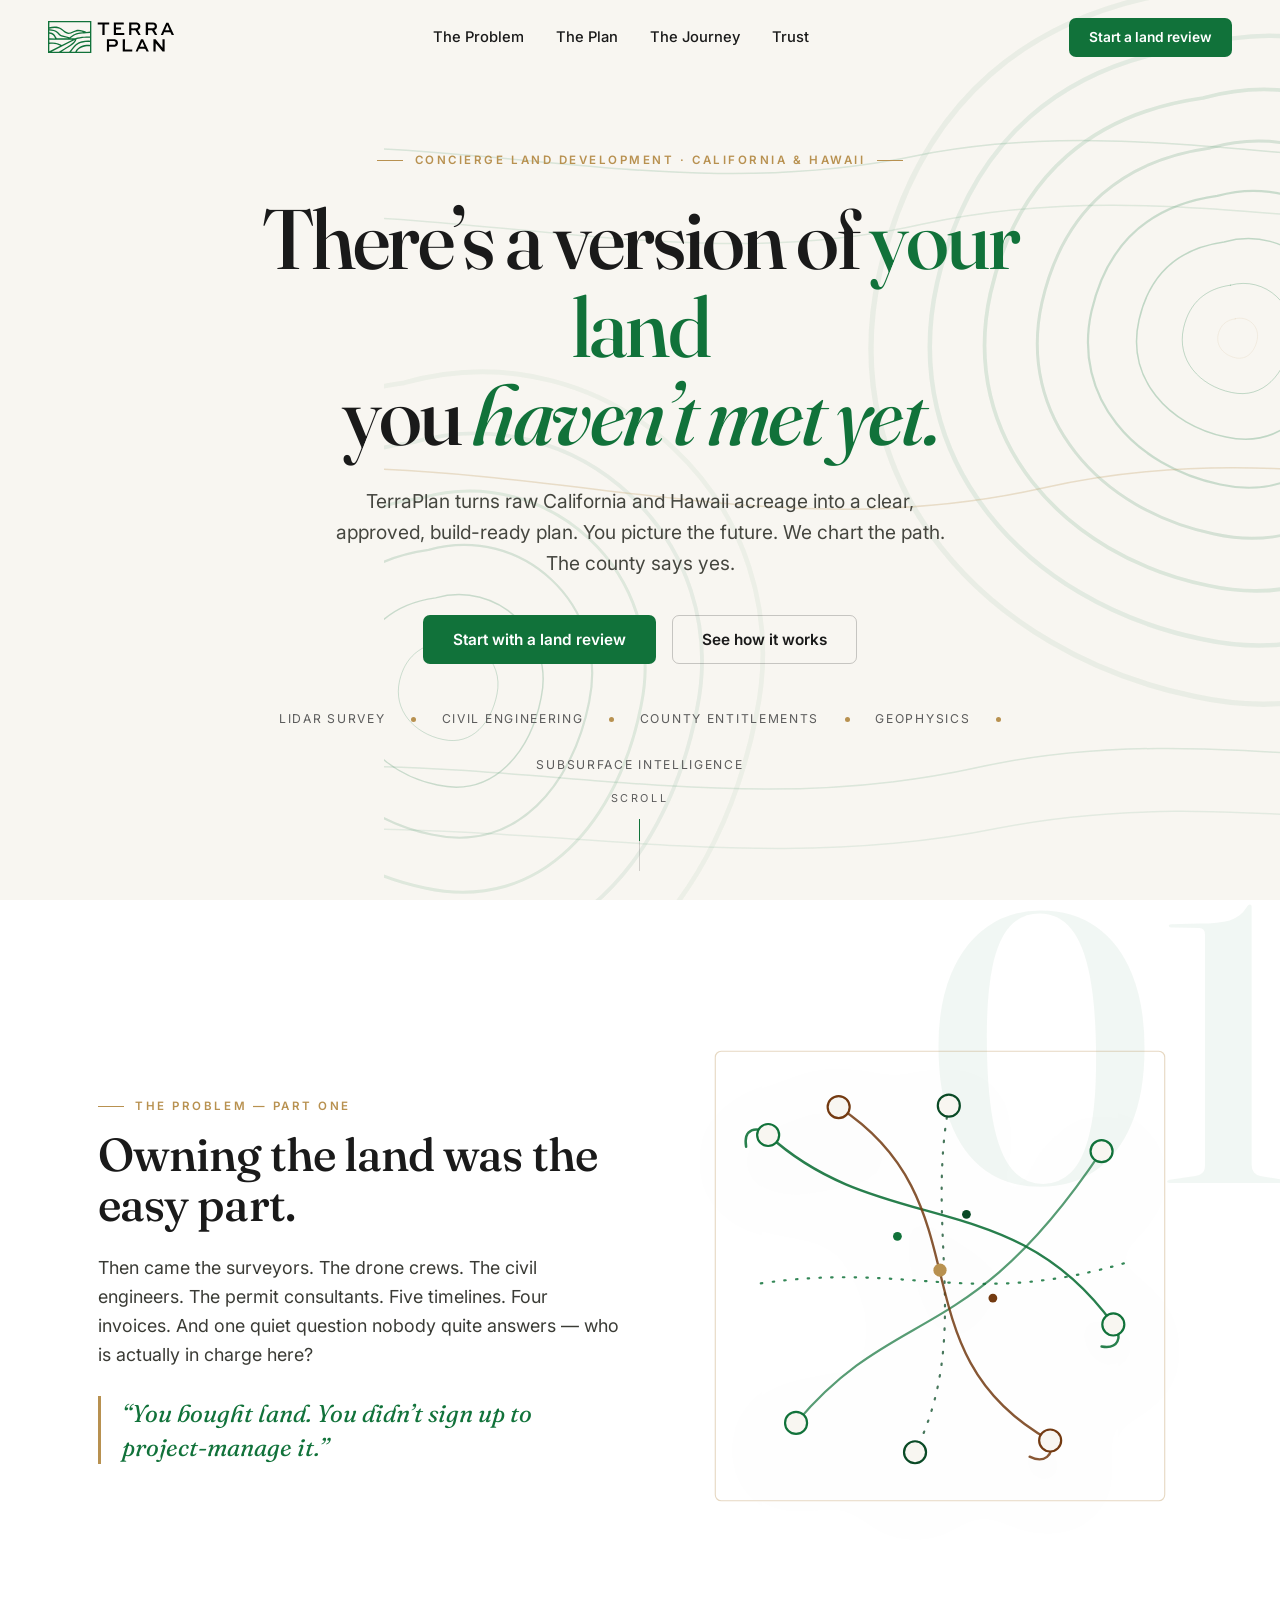
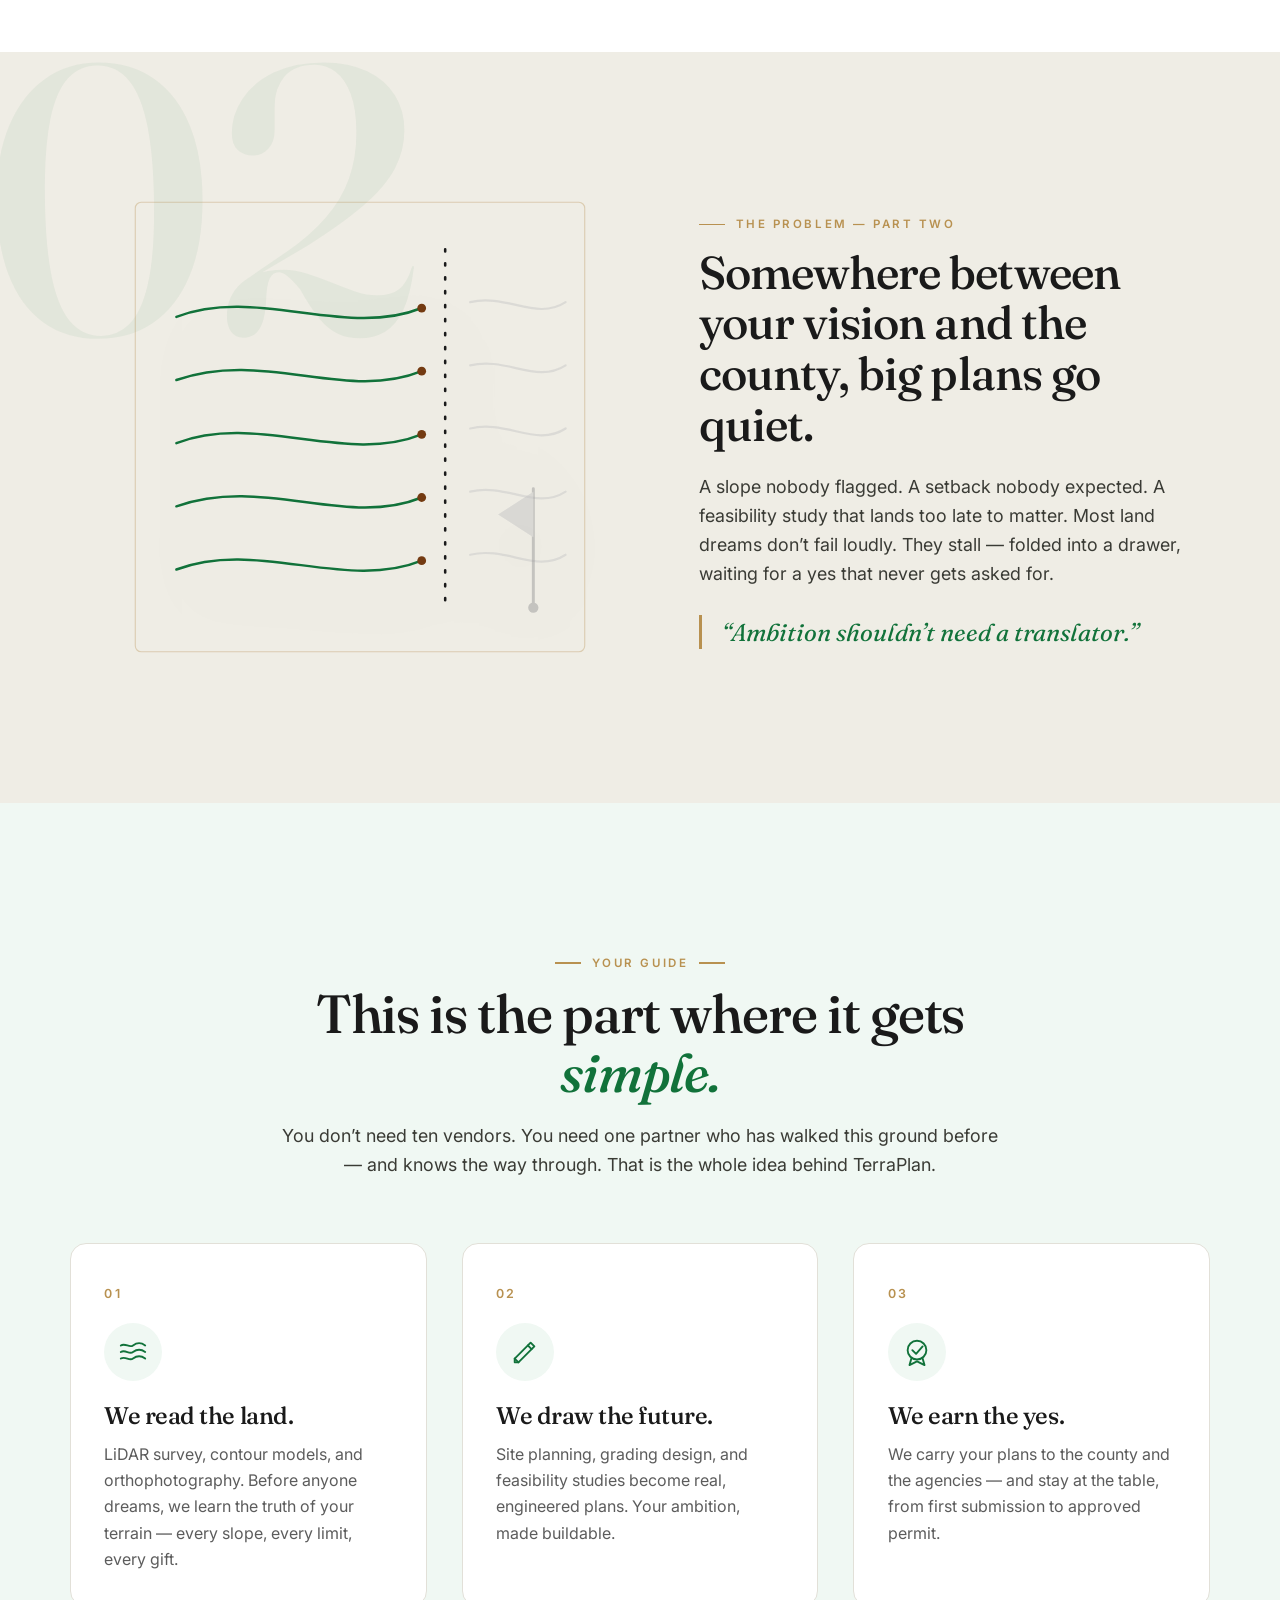
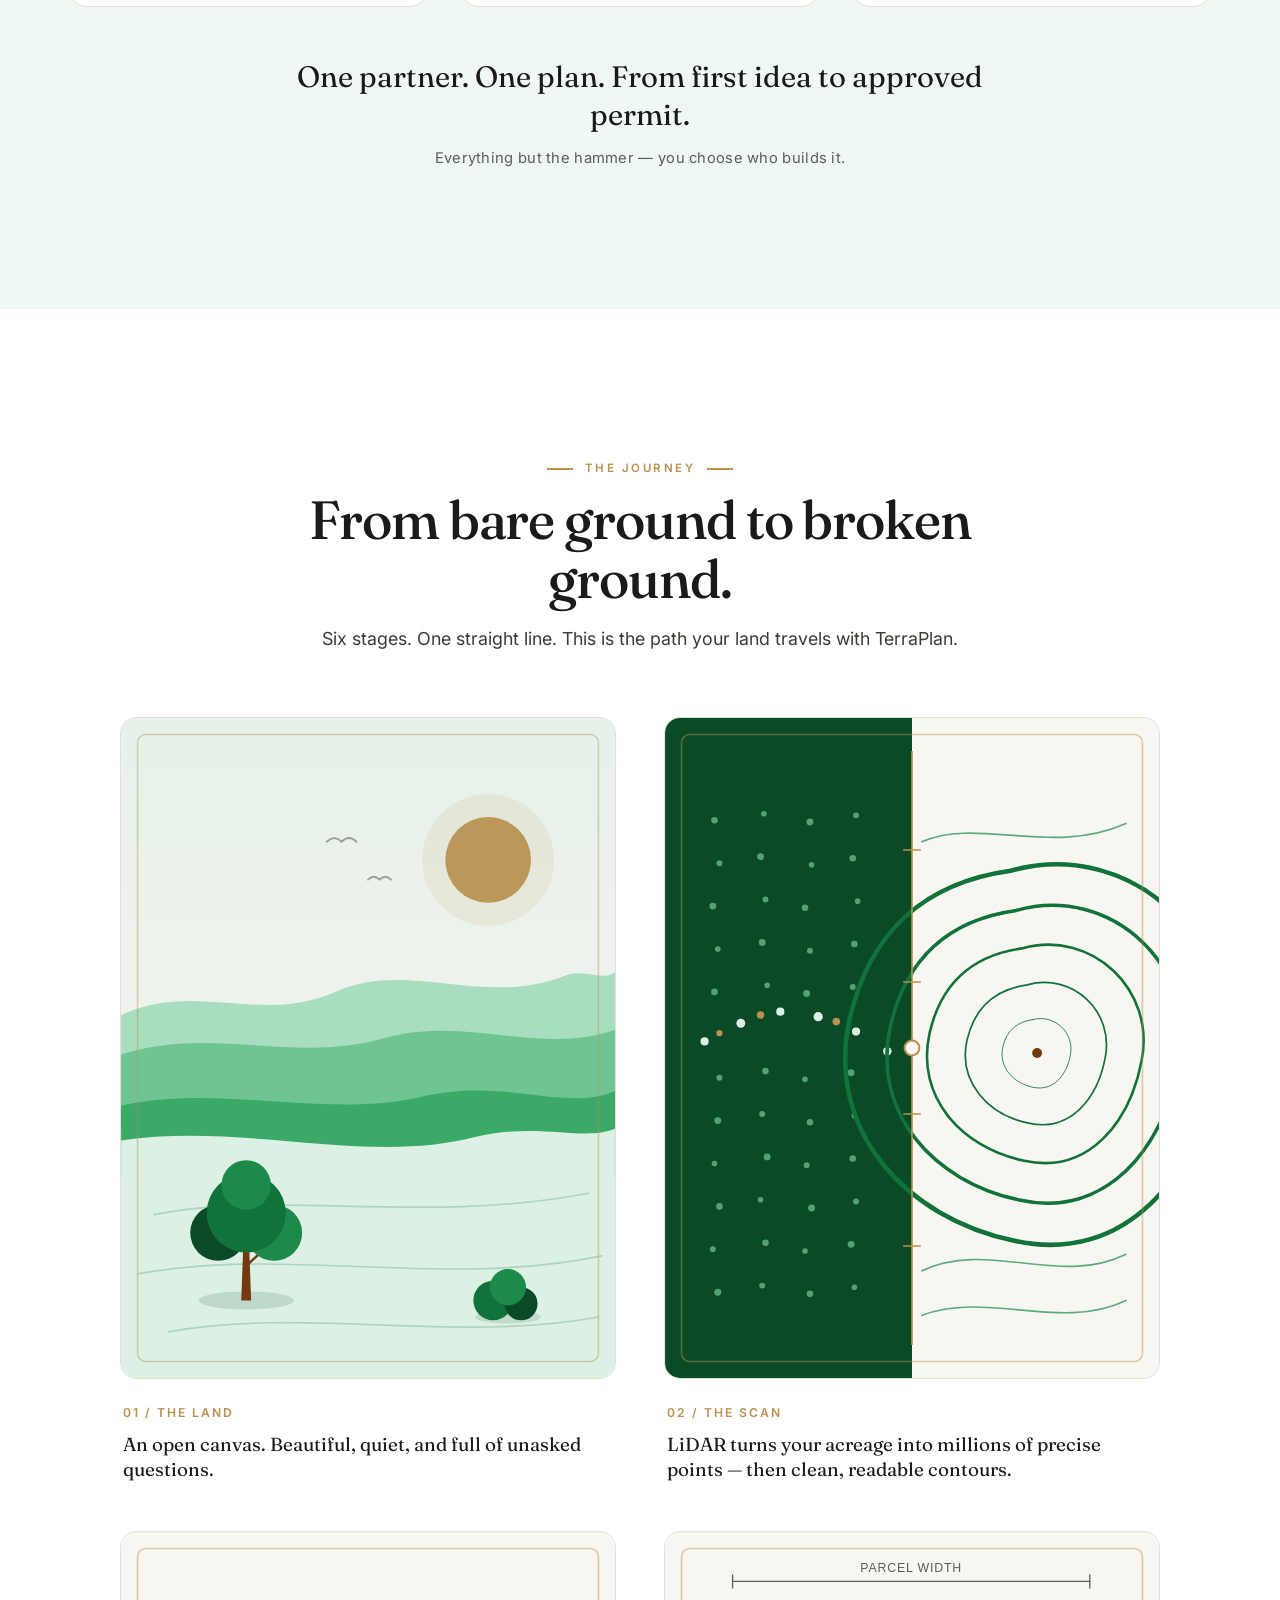
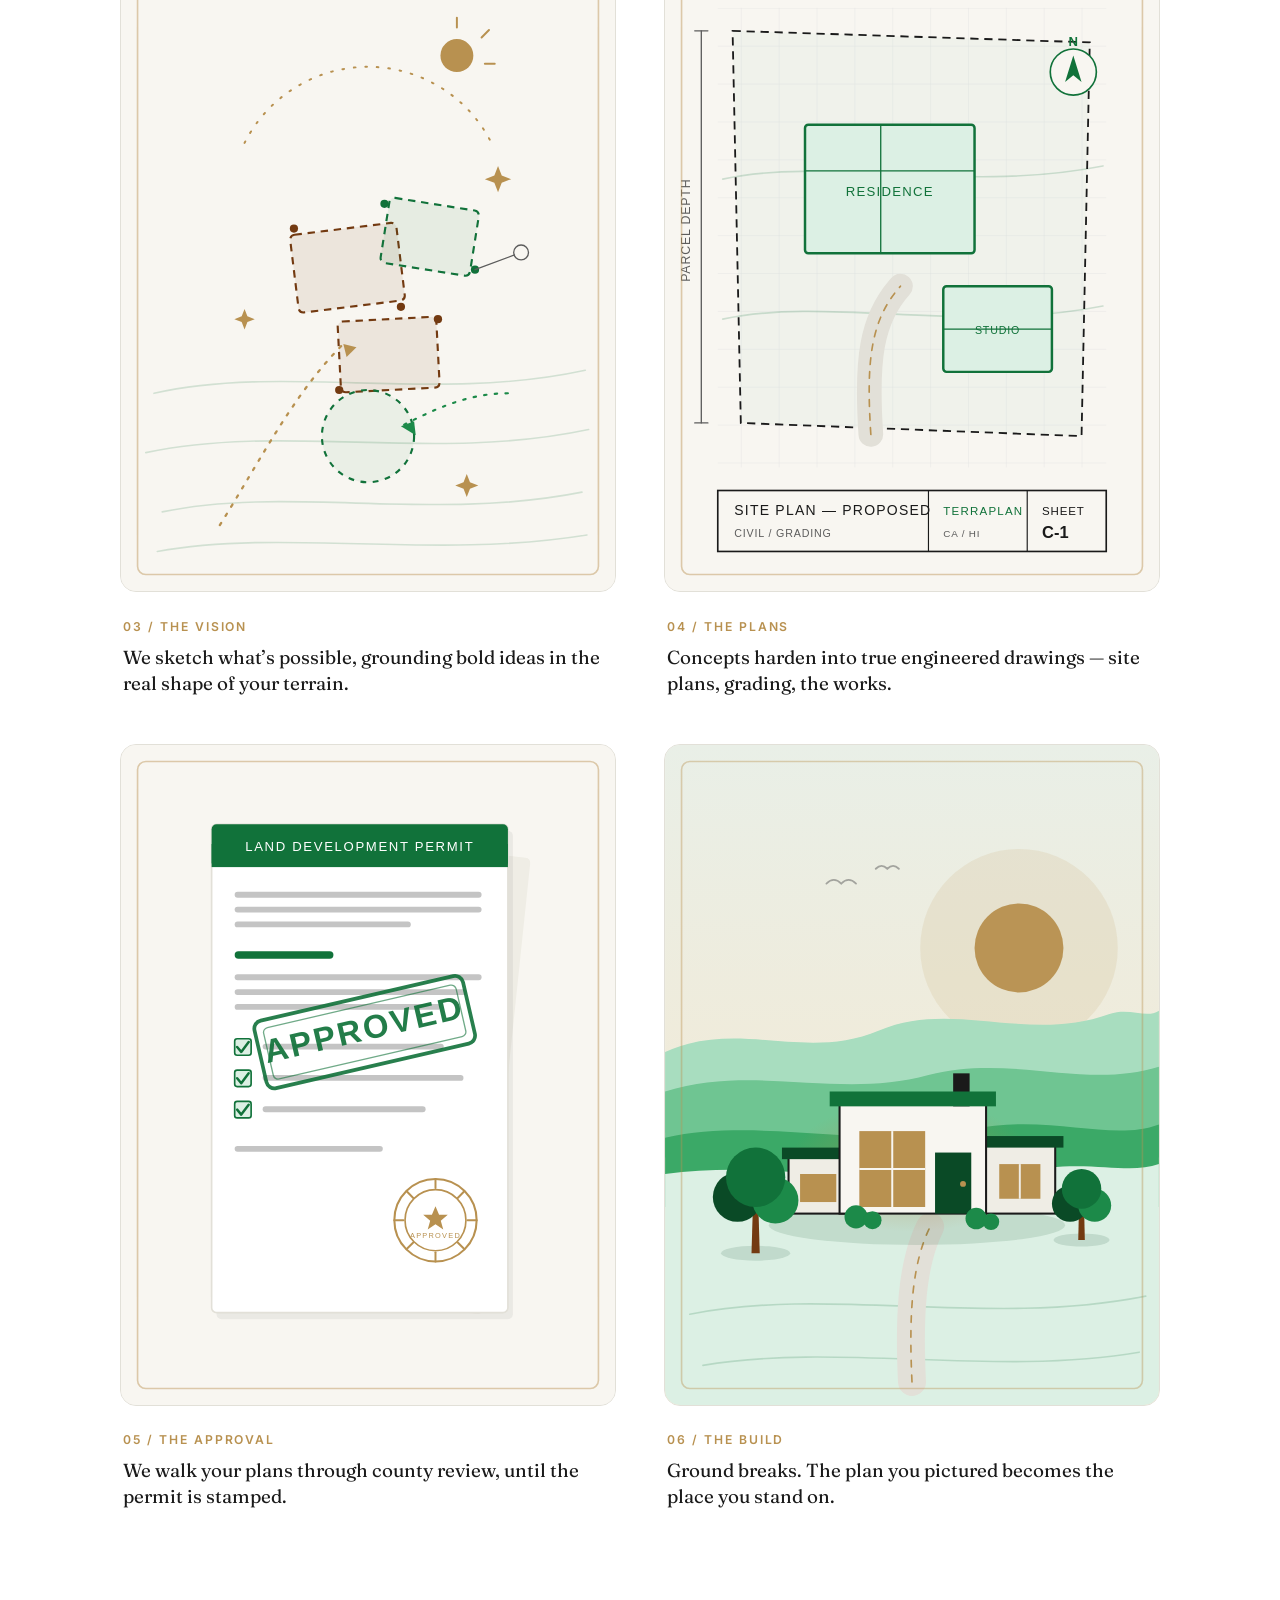
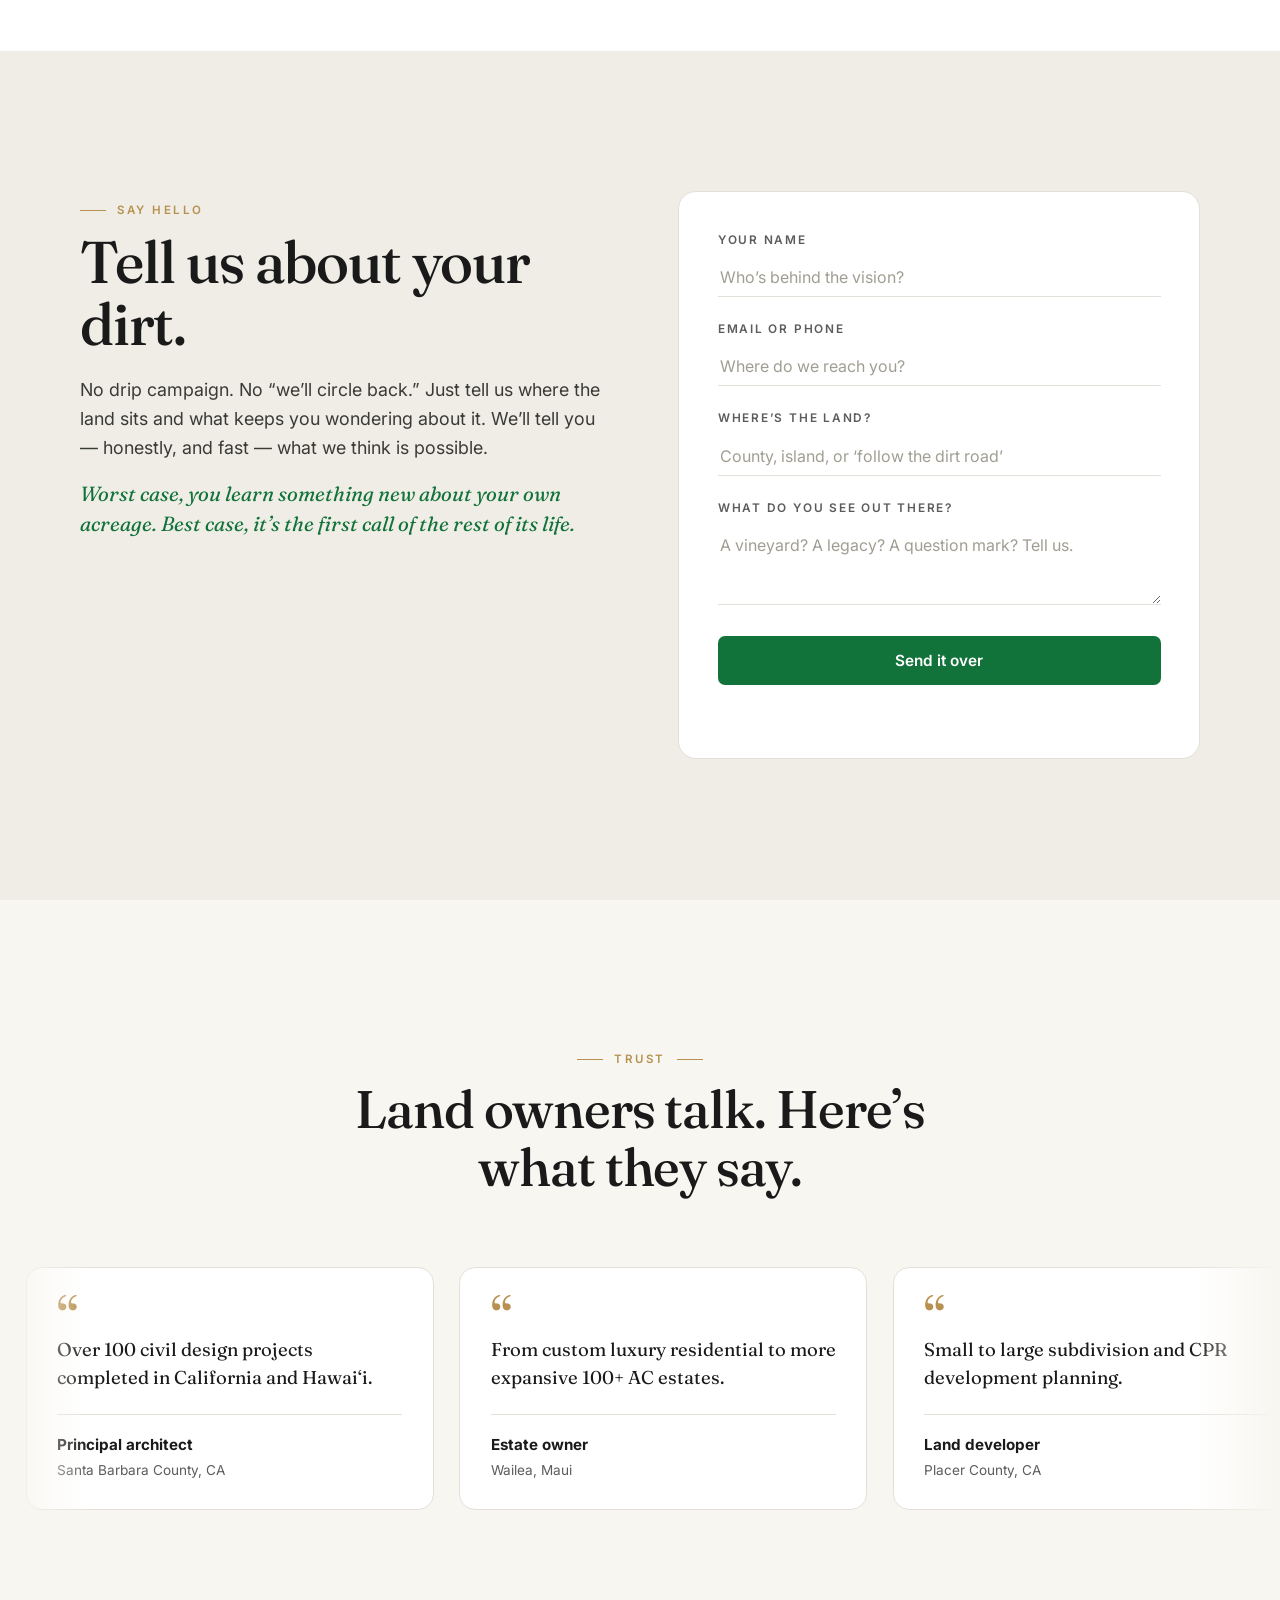
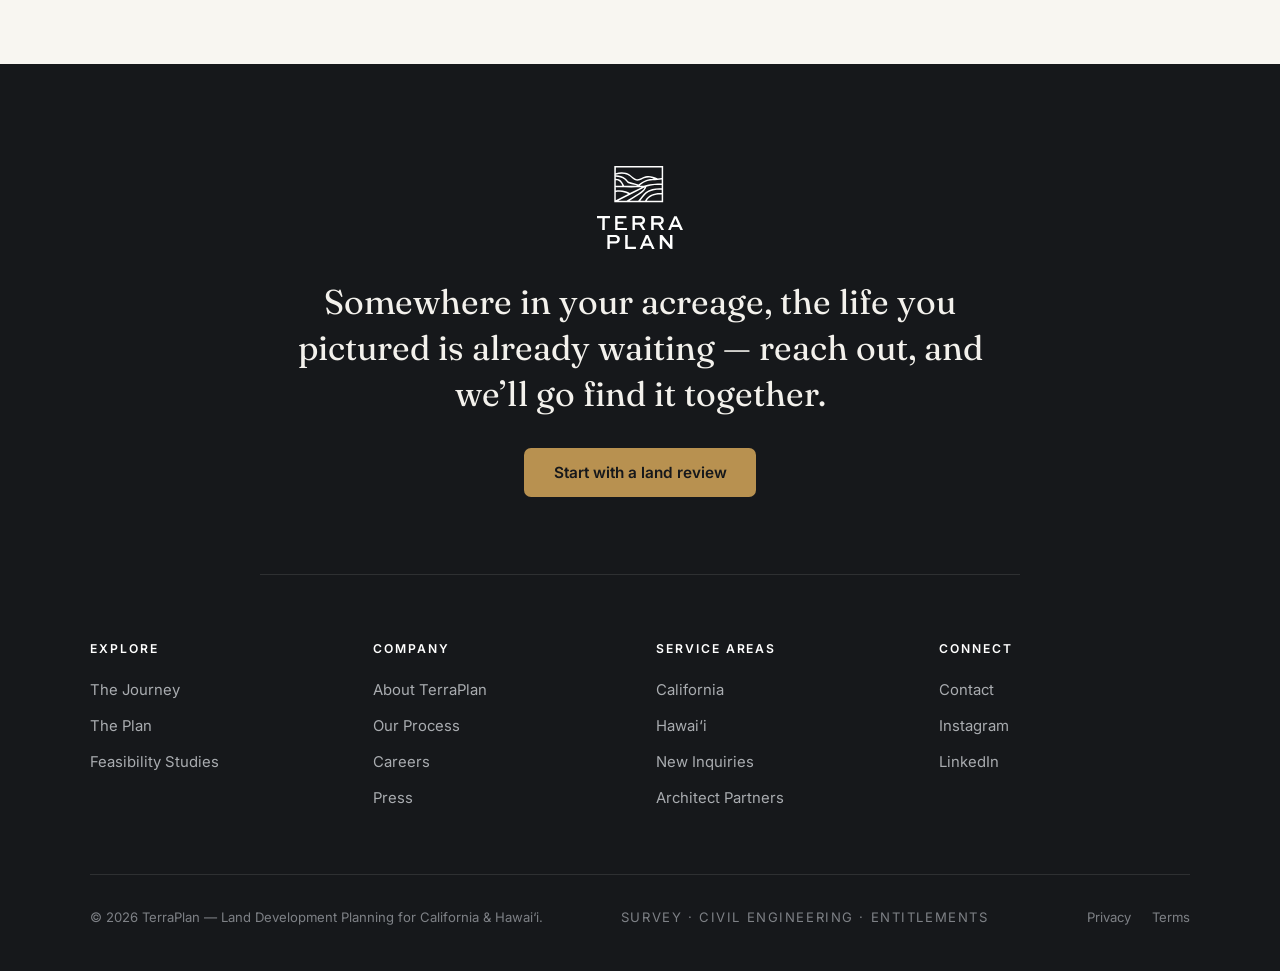
<file: public/index.html>
<!doctype html>
<html lang="en">
<head>
  <meta charset="utf-8" />
  <meta name="viewport" content="width=device-width, initial-scale=1" />
  <title>TerraPlan — Concierge Land Development Planning · California &amp; Hawaii</title>
  <meta name="description" content="TerraPlan turns raw California and Hawaii acreage into a clear, approved, build-ready plan — LiDAR survey, civil engineering, and county entitlements, handled by one concierge partner." />
  <link rel="icon" type="image/svg+xml" href="assets/favicon.svg" />
  <link rel="preconnect" href="https://fonts.googleapis.com" />
  <link rel="preconnect" href="https://fonts.gstatic.com" crossorigin />
  <link href="https://fonts.googleapis.com/css2?family=Fraunces:ital,opsz,wght@0,9..144,400;0,9..144,500;0,9..144,600;1,9..144,400;1,9..144,500&family=Inter:wght@400;500;600&display=swap" rel="stylesheet" />
  <link rel="stylesheet" href="styles.css" />
</head>
<body>
  <div class="scroll-progress" id="scrollProgress" aria-hidden="true"></div>

  <!-- ============ NAV ============ -->
  <header class="nav" id="nav">
    <div class="nav__inner">
      <a class="nav__logo" href="#top" aria-label="TerraPlan home">
        <img src="assets/logo-horizontal.svg" alt="TerraPlan" />
      </a>
      <nav class="nav__links" id="navLinks" aria-label="Primary">
        <a href="#problem">The Problem</a>
        <a href="#plan">The Plan</a>
        <a href="#journey">The Journey</a>
        <a href="#trust">Trust</a>
      </nav>
      <div class="nav__actions">
        <a class="btn btn--primary btn--sm" href="#contact">Start a land review</a>
        <button class="nav__toggle" id="navToggle" aria-label="Menu" aria-expanded="false">
          <span></span><span></span><span></span>
        </button>
      </div>
    </div>
  </header>

  <main id="top">

    <!-- ============ HERO ============ -->
    <section class="hero" id="hero">
      <img class="hero__topo" src="assets/hero-topo.svg" alt="" aria-hidden="true" />
      <div class="hero__inner">
        <p class="eyebrow eyebrow--center hero__eyebrow">Concierge Land Development &middot; California &amp; Hawaii</p>
        <h1 class="hero__title">
          There&rsquo;s a version of <span class="t-green">your land</span><br />
          you <em>haven&rsquo;t met yet.</em>
        </h1>
        <p class="hero__sub">
          TerraPlan turns raw California and Hawaii acreage into a clear, approved,
          build-ready plan. You picture the future. We chart the path. The county says yes.
        </p>
        <div class="hero__cta">
          <a class="btn btn--primary" href="#contact">Start with a land review</a>
          <a class="btn btn--ghost" href="#problem">See how it works</a>
        </div>
        <ul class="hero__marks" aria-label="What we handle">
          <li>LiDAR Survey</li>
          <li>Civil Engineering</li>
          <li>County Entitlements</li>
          <li>Geophysics</li>
          <li>Subsurface Intelligence</li>
        </ul>
      </div>
      <a class="hero__scroll" href="#problem" aria-label="Scroll down">
        <span>Scroll</span>
        <span class="hero__scroll-line"></span>
      </a>
    </section>

    <!-- ============ PAIN 1 ============ -->
    <section class="pain pain--light" id="problem">
      <span class="pain__numeral" aria-hidden="true">01</span>
      <div class="pain__inner">
        <div class="pain__text reveal">
          <p class="eyebrow">The Problem &mdash; Part One</p>
          <h2 class="pain__title">Owning the land was the easy part.</h2>
          <p class="lead">
            Then came the surveyors. The drone crews. The civil engineers. The permit
            consultants. Five timelines. Four invoices. And one quiet question nobody
            quite answers &mdash; who is actually in charge here?
          </p>
          <p class="pain__pull">&ldquo;You bought land. You didn&rsquo;t sign up to project-manage it.&rdquo;</p>
        </div>
        <figure class="pain__figure reveal" data-delay="1">
          <img src="assets/pain-fragments.svg" alt="Scattered, disconnected lines and nodes representing a fragmented roster of vendors" />
        </figure>
      </div>
    </section>

    <!-- ============ PAIN 2 ============ -->
    <section class="pain pain--tint pain--flip" id="pain-two">
      <span class="pain__numeral" aria-hidden="true">02</span>
      <div class="pain__inner">
        <figure class="pain__figure reveal">
          <img src="assets/pain-stall.svg" alt="A clear path of contour lines stalling at a dashed barrier before reaching its goal" />
        </figure>
        <div class="pain__text reveal" data-delay="1">
          <p class="eyebrow">The Problem &mdash; Part Two</p>
          <h2 class="pain__title">Somewhere between your vision and the county, big plans go quiet.</h2>
          <p class="lead">
            A slope nobody flagged. A setback nobody expected. A feasibility study that
            lands too late to matter. Most land dreams don&rsquo;t fail loudly. They
            stall &mdash; folded into a drawer, waiting for a yes that never gets asked for.
          </p>
          <p class="pain__pull">&ldquo;Ambition shouldn&rsquo;t need a translator.&rdquo;</p>
        </div>
      </div>
    </section>

    <!-- ============ GUIDE / PLAN ============ -->
    <section class="guide" id="plan">
      <div class="guide__head reveal">
        <p class="eyebrow eyebrow--center">Your Guide</p>
        <h2 class="guide__title">This is the part where it gets <em>simple.</em></h2>
        <p class="guide__intro">
          You don&rsquo;t need ten vendors. You need one partner who has walked this
          ground before &mdash; and knows the way through. That is the whole idea
          behind TerraPlan.
        </p>
      </div>
      <ol class="guide__steps">
        <li class="step reveal">
          <span class="step__num">01</span>
          <span class="step__icon" aria-hidden="true">
            <svg viewBox="0 0 32 32" fill="none" stroke="currentColor" stroke-width="2" stroke-linecap="round">
              <path d="M3 9c5-3 9 3 13 0s9-3 13 0" />
              <path d="M3 16c5-3 9 3 13 0s9-3 13 0" />
              <path d="M3 23c5-3 9 3 13 0s9-3 13 0" />
            </svg>
          </span>
          <h3 class="step__title">We read the land.</h3>
          <p class="step__text">
            LiDAR survey, contour models, and orthophotography. Before anyone dreams,
            we learn the truth of your terrain &mdash; every slope, every limit, every gift.
          </p>
        </li>
        <li class="step reveal" data-delay="1">
          <span class="step__num">02</span>
          <span class="step__icon" aria-hidden="true">
            <svg viewBox="0 0 32 32" fill="none" stroke="currentColor" stroke-width="2" stroke-linecap="round" stroke-linejoin="round">
              <path d="M5 27 L9 27 L26 10 L22 6 L5 23 Z" />
              <path d="M19 9 L23 13" />
              <path d="M5 23 L9 27" />
            </svg>
          </span>
          <h3 class="step__title">We draw the future.</h3>
          <p class="step__text">
            Site planning, grading design, and feasibility studies become real,
            engineered plans. Your ambition, made buildable.
          </p>
        </li>
        <li class="step reveal" data-delay="2">
          <span class="step__num">03</span>
          <span class="step__icon" aria-hidden="true">
            <svg viewBox="0 0 32 32" fill="none" stroke="currentColor" stroke-width="2" stroke-linecap="round" stroke-linejoin="round">
              <circle cx="16" cy="14" r="10" />
              <path d="M11 14 L15 18 L22 10" />
              <path d="M10 23 L8 30 L16 26 L24 30 L22 23" />
            </svg>
          </span>
          <h3 class="step__title">We earn the yes.</h3>
          <p class="step__text">
            We carry your plans to the county and the agencies &mdash; and stay at the
            table, from first submission to approved permit.
          </p>
        </li>
      </ol>
      <p class="guide__closer reveal">
        One partner. One plan. From first idea to approved permit.
        <span>Everything but the hammer &mdash; you choose who builds it.</span>
      </p>
    </section>

    <!-- ============ JOURNEY (placeholder imagery) ============ -->
    <!-- Imagery below is illustrative placeholder artwork, ready to be swapped for photography. -->
    <section class="journey" id="journey">
      <div class="journey__head reveal">
        <p class="eyebrow eyebrow--center">The Journey</p>
        <h2 class="journey__title">From bare ground to broken ground.</h2>
        <p class="journey__sub">
          Six stages. One straight line. This is the path your land travels with TerraPlan.
        </p>
      </div>
      <div class="journey__grid">
        <figure class="jcard reveal">
          <div class="jcard__img"><img src="assets/journey-1-land.svg" alt="An open, beautiful piece of undeveloped property" /></div>
          <figcaption>
            <span class="jcard__num">01 / The Land</span>
            <p>An open canvas. Beautiful, quiet, and full of unasked questions.</p>
          </figcaption>
        </figure>
        <figure class="jcard reveal" data-delay="1">
          <div class="jcard__img"><img src="assets/journey-2-scan.svg" alt="A split image of a LiDAR point cloud beside clean topographic contours" /></div>
          <figcaption>
            <span class="jcard__num">02 / The Scan</span>
            <p>LiDAR turns your acreage into millions of precise points &mdash; then clean, readable contours.</p>
          </figcaption>
        </figure>
        <figure class="jcard reveal">
          <div class="jcard__img"><img src="assets/journey-3-concept.svg" alt="An early conceptualization sketch laid over the terrain" /></div>
          <figcaption>
            <span class="jcard__num">03 / The Vision</span>
            <p>We sketch what&rsquo;s possible, grounding bold ideas in the real shape of your terrain.</p>
          </figcaption>
        </figure>
        <figure class="jcard reveal" data-delay="1">
          <div class="jcard__img"><img src="assets/journey-4-plans.svg" alt="Engineered site drawings and plans" /></div>
          <figcaption>
            <span class="jcard__num">04 / The Plans</span>
            <p>Concepts harden into true engineered drawings &mdash; site plans, grading, the works.</p>
          </figcaption>
        </figure>
        <figure class="jcard reveal">
          <div class="jcard__img"><img src="assets/journey-5-permit.svg" alt="A regulatory permit document with an approved stamp and official seal" /></div>
          <figcaption>
            <span class="jcard__num">05 / The Approval</span>
            <p>We walk your plans through county review, until the permit is stamped.</p>
          </figcaption>
        </figure>
        <figure class="jcard reveal" data-delay="1">
          <div class="jcard__img"><img src="assets/journey-6-build.svg" alt="A finished home on the developed build site" /></div>
          <figcaption>
            <span class="jcard__num">06 / The Build</span>
            <p>Ground breaks. The plan you pictured becomes the place you stand on.</p>
          </figcaption>
        </figure>
      </div>
    </section>

    <!-- ============ CONTACT ============ -->
    <section class="contact" id="contact">
      <div class="contact__inner">
        <div class="contact__lead reveal">
          <p class="eyebrow">Say Hello</p>
          <h2 class="contact__title">Tell us about your dirt.</h2>
          <p class="lead">
            No drip campaign. No &ldquo;we&rsquo;ll circle back.&rdquo; Just tell us where
            the land sits and what keeps you wondering about it. We&rsquo;ll tell you
            &mdash; honestly, and fast &mdash; what we think is possible.
          </p>
          <p class="contact__kicker">
            Worst case, you learn something new about your own acreage.
            Best case, it&rsquo;s the first call of the rest of its life.
          </p>
        </div>
        <form class="contact__form reveal" data-delay="1" id="contactForm" novalidate>
          <div class="field">
            <label for="f-name">Your name</label>
            <input id="f-name" name="name" type="text" placeholder="Who&rsquo;s behind the vision?" required />
          </div>
          <div class="field">
            <label for="f-reach">Email or phone</label>
            <input id="f-reach" name="reach" type="text" placeholder="Where do we reach you?" required />
          </div>
          <div class="field">
            <label for="f-where">Where&rsquo;s the land?</label>
            <input id="f-where" name="where" type="text" placeholder="County, island, or &lsquo;follow the dirt road&rsquo;" />
          </div>
          <div class="field">
            <label for="f-vision">What do you see out there?</label>
            <textarea id="f-vision" name="vision" rows="3" placeholder="A vineyard? A legacy? A question mark? Tell us."></textarea>
          </div>
          <button class="btn btn--primary btn--block" type="submit">Send it over</button>
          <p class="contact__note" id="formNote" role="status"></p>
        </form>
      </div>
    </section>

    <!-- ============ TRUST ============ -->
    <!-- Anonymous project highlights; locations are representative. -->
    <section class="trust" id="trust">
      <div class="trust__head reveal">
        <p class="eyebrow eyebrow--center">Trust</p>
        <h2 class="trust__title">Land owners talk. Here&rsquo;s what they say.</h2>
      </div>
      <div class="marquee" id="marquee">
        <div class="marquee__track">
          <figure class="quote">
            <blockquote>Over 100 civil design projects completed in California and Hawai&lsquo;i.</blockquote>
            <figcaption><strong>Principal architect</strong><span>Santa Barbara County, CA</span></figcaption>
          </figure>
          <figure class="quote">
            <blockquote>From custom luxury residential to more expansive 100+ AC estates.</blockquote>
            <figcaption><strong>Estate owner</strong><span>Wailea, Maui</span></figcaption>
          </figure>
          <figure class="quote">
            <blockquote>Small to large subdivision and CPR development planning.</blockquote>
            <figcaption><strong>Land developer</strong><span>Placer County, CA</span></figcaption>
          </figure>
          <figure class="quote">
            <blockquote>Senior centers, workforce housing and institutional facilities.</blockquote>
            <figcaption><strong>Nonprofit director</strong><span>Hilo, Hawai&lsquo;i Island</span></figcaption>
          </figure>
          <figure class="quote">
            <blockquote>Commercial center developments &mdash; parking, pedestrians, utilities.</blockquote>
            <figcaption><strong>Commercial property owner</strong><span>San Luis Obispo, CA</span></figcaption>
          </figure>
          <figure class="quote">
            <blockquote>Agricultural, industrial, airport and other facility improvements.</blockquote>
            <figcaption><strong>Facilities manager</strong><span>L&#299;hu&lsquo;e, Kaua&lsquo;i</span></figcaption>
          </figure>
          <figure class="quote">
            <blockquote>Roads and drainage infrastructure for a 1000+ AC resort community.</blockquote>
            <figcaption><strong>Resort developer</strong><span>Kona, Hawai&lsquo;i Island</span></figcaption>
          </figure>
          <figure class="quote">
            <blockquote>Making community parks and recreational areas ADA compliant.</blockquote>
            <figcaption><strong>Parks &amp; recreation director</strong><span>Monterey County, CA</span></figcaption>
          </figure>
        </div>
      </div>
    </section>

  </main>

  <!-- ============ FOOTER ============ -->
  <footer class="footer" id="footer">
    <div class="footer__cta reveal">
      <img class="footer__logo" src="assets/logo-vertical-white.svg" alt="TerraPlan" />
      <p class="footer__poetic">
        Somewhere in your acreage, the life you pictured is already waiting &mdash;
        reach out, and we&rsquo;ll go find it together.
      </p>
      <a class="btn btn--brass" href="#contact">Start with a land review</a>
    </div>
    <div class="footer__grid">
      <nav class="footer__col" aria-label="Explore">
        <h4>Explore</h4>
        <a href="#">The Journey</a>
        <a href="#">The Plan</a>
        <a href="#">Feasibility Studies</a>
      </nav>
      <nav class="footer__col" aria-label="Company">
        <h4>Company</h4>
        <a href="#">About TerraPlan</a>
        <a href="#">Our Process</a>
        <a href="#">Careers</a>
        <a href="#">Press</a>
      </nav>
      <nav class="footer__col" aria-label="Service areas">
        <h4>Service Areas</h4>
        <a href="#">California</a>
        <a href="#">Hawai&lsquo;i</a>
        <a href="#">New Inquiries</a>
        <a href="#">Architect Partners</a>
      </nav>
      <nav class="footer__col" aria-label="Connect">
        <h4>Connect</h4>
        <a href="#contact">Contact</a>
        <a href="#">Instagram</a>
        <a href="#">LinkedIn</a>
      </nav>
    </div>
    <div class="footer__bar">
      <p>&copy; 2026 TerraPlan &mdash; Land Development Planning for California &amp; Hawai&lsquo;i.</p>
      <p class="footer__tag">Survey &middot; Civil Engineering &middot; Entitlements</p>
      <p class="footer__legal"><a href="#">Privacy</a><a href="#">Terms</a></p>
    </div>
  </footer>

  <script src="script.js"></script>
</body>
</html>
</file>
<file: public/styles.css>
/* ============================================================
   TerraPlan — Landing Page Styles
   Built on the TerraPlan brand guide. Minimal, bright, grounded.
   ============================================================ */

:root {
  --canvas:       #F8F6F1;
  --surface:      #FFFFFF;
  --tint:         #EFEDE5;
  --pine-50:      #F0F8F3;
  --border:       #E2E0D8;
  --primary:      #11723A;
  --primary-deep: #0A4A26;
  --ink:          #1A1A1A;
  --muted:        #5C5C5C;
  --brass:        #B89150;
  --sienna:       #733A11;
  --footer-bg:    #16181B;

  --serif: 'Fraunces', Georgia, 'Times New Roman', serif;
  --sans:  'Inter', -apple-system, BlinkMacSystemFont, 'Segoe UI', Roboto, Helvetica, Arial, sans-serif;

  --wrap: 1180px;
  --ease: cubic-bezier(.16, 1, .3, 1);
  --section-pad: clamp(5rem, 11vw, 9rem);
}

* { box-sizing: border-box; margin: 0; padding: 0; }

html { scroll-behavior: smooth; -webkit-text-size-adjust: 100%; }

body {
  font-family: var(--sans);
  color: var(--ink);
  background: var(--canvas);
  line-height: 1.65;
  font-size: 17px;
  -webkit-font-smoothing: antialiased;
  -moz-osx-font-smoothing: grayscale;
  overflow-x: hidden;
}

img { max-width: 100%; display: block; }

section[id] { scroll-margin-top: 86px; }

::selection { background: var(--primary); color: #fff; }

/* ---------- Typographic utilities ---------- */
.eyebrow {
  display: inline-flex;
  align-items: center;
  gap: .7rem;
  font-size: .72rem;
  font-weight: 600;
  letter-spacing: .22em;
  text-transform: uppercase;
  color: var(--brass);
}
.eyebrow::before {
  content: "";
  width: 26px; height: 1.5px;
  background: var(--brass);
}
.eyebrow--center { justify-content: center; }
.eyebrow--center::after {
  content: "";
  width: 26px; height: 1.5px;
  background: var(--brass);
}

.lead {
  font-size: clamp(1.06rem, 1.4vw, 1.32rem);
  line-height: 1.62;
  color: #3a3b35;
}

.t-green { color: var(--primary); }

h1, h2, h3, h4 { font-family: var(--serif); font-weight: 500; letter-spacing: -.02em; }
h1 em, h2 em { font-style: italic; color: var(--primary); }

/* ---------- Buttons ---------- */
.btn {
  display: inline-flex;
  align-items: center;
  justify-content: center;
  gap: .5rem;
  font-family: var(--sans);
  font-weight: 600;
  font-size: .96rem;
  line-height: 1;
  padding: 1rem 1.8rem;
  border-radius: 7px;
  border: 1.6px solid transparent;
  cursor: pointer;
  text-decoration: none;
  transition: background .25s var(--ease), color .25s var(--ease),
              transform .25s var(--ease), box-shadow .25s var(--ease),
              border-color .25s var(--ease);
}
.btn--primary { background: var(--primary); color: #fff; }
.btn--primary:hover {
  background: var(--primary-deep);
  transform: translateY(-2px);
  box-shadow: 0 14px 28px -12px rgba(10, 74, 38, .55);
}
.btn--ghost { background: transparent; color: var(--ink); border-color: rgba(26, 26, 26, .22); }
.btn--ghost:hover { border-color: var(--primary); color: var(--primary); transform: translateY(-2px); }
.btn--brass { background: var(--brass); color: #16181B; }
.btn--brass:hover { background: #c8a162; transform: translateY(-2px); box-shadow: 0 14px 28px -12px rgba(184, 145, 80, .5); }
.btn--sm { padding: .7rem 1.2rem; font-size: .86rem; }
.btn--block { width: 100%; }

/* ---------- Scroll progress ---------- */
.scroll-progress {
  position: fixed;
  top: 0; left: 0;
  height: 3px; width: 0;
  background: var(--brass);
  z-index: 200;
  transition: width .12s linear;
}

/* ---------- Reveal on scroll ---------- */
.reveal {
  opacity: 0;
  transform: translateY(32px);
  transition: opacity .9s var(--ease), transform .9s var(--ease);
}
.reveal.is-visible { opacity: 1; transform: none; }
.reveal[data-delay="1"] { transition-delay: .13s; }
.reveal[data-delay="2"] { transition-delay: .26s; }

/* ============================================================
   NAV
   ============================================================ */
.nav {
  position: fixed;
  top: 0; left: 0; right: 0;
  z-index: 100;
  transition: background .35s var(--ease), box-shadow .35s var(--ease),
              padding .35s var(--ease);
}
.nav__inner {
  max-width: 1320px;
  margin: 0 auto;
  padding: 1.15rem clamp(1.2rem, 4vw, 3rem);
  display: flex;
  align-items: center;
  justify-content: space-between;
  gap: 1.5rem;
}
.nav__logo img { height: 32px; width: auto; transition: height .35s var(--ease); }
.nav.scrolled {
  background: rgba(248, 246, 241, .92);
  backdrop-filter: blur(12px);
  -webkit-backdrop-filter: blur(12px);
  box-shadow: 0 1px 0 rgba(26, 26, 26, .07);
}
.nav.scrolled .nav__inner { padding-top: .7rem; padding-bottom: .7rem; }
.nav.scrolled .nav__logo img { height: 25px; }

.nav__links { display: flex; gap: 2rem; }
.nav__links a {
  font-size: .92rem;
  font-weight: 500;
  color: var(--ink);
  text-decoration: none;
  position: relative;
  padding: .2rem 0;
}
.nav__links a::after {
  content: "";
  position: absolute;
  left: 0; bottom: -2px;
  width: 0; height: 1.5px;
  background: var(--primary);
  transition: width .3s var(--ease);
}
.nav__links a:hover { color: var(--primary); }
.nav__links a:hover::after { width: 100%; }

.nav__actions { display: flex; align-items: center; gap: 1rem; }

.nav__toggle {
  display: none;
  flex-direction: column;
  justify-content: center;
  gap: 5px;
  width: 42px; height: 42px;
  background: transparent;
  border: 1.5px solid rgba(26, 26, 26, .2);
  border-radius: 8px;
  cursor: pointer;
}
.nav__toggle span {
  display: block;
  width: 18px; height: 2px;
  margin: 0 auto;
  background: var(--ink);
  transition: transform .3s var(--ease), opacity .2s var(--ease);
}
.nav.open .nav__toggle span:nth-child(1) { transform: translateY(7px) rotate(45deg); }
.nav.open .nav__toggle span:nth-child(2) { opacity: 0; }
.nav.open .nav__toggle span:nth-child(3) { transform: translateY(-7px) rotate(-45deg); }

/* ============================================================
   HERO
   ============================================================ */
.hero {
  position: relative;
  min-height: 100vh;
  display: flex;
  flex-direction: column;
  align-items: center;
  justify-content: center;
  text-align: center;
  padding: 7rem clamp(1.4rem, 5vw, 3rem) 6rem;
  background: var(--canvas);
  overflow: hidden;
}
.hero__topo {
  position: absolute;
  top: 0; right: -8%;
  width: 78%;
  min-width: 760px;
  height: 100%;
  object-fit: cover;
  opacity: .85;
  pointer-events: none;
  will-change: transform;
}
.hero__inner { position: relative; z-index: 2; max-width: 900px; }
.hero__eyebrow { margin-bottom: 1.6rem; }
.hero__title {
  font-size: clamp(2.7rem, 6.6vw, 5.7rem);
  line-height: 1.04;
  letter-spacing: -.03em;
}
.hero__sub {
  max-width: 620px;
  margin: 1.7rem auto 0;
  font-size: clamp(1.06rem, 1.5vw, 1.3rem);
  line-height: 1.6;
  color: #45463f;
}
.hero__cta {
  display: flex;
  gap: 1rem;
  justify-content: center;
  flex-wrap: wrap;
  margin-top: 2.3rem;
}
.hero__marks {
  list-style: none;
  display: flex;
  justify-content: center;
  flex-wrap: wrap;
  gap: 1.6rem;
  margin-top: 2.8rem;
  font-size: .76rem;
  letter-spacing: .14em;
  text-transform: uppercase;
  color: var(--muted);
}
.hero__marks li { display: flex; align-items: center; gap: 1.6rem; }
.hero__marks li:not(:last-child)::after {
  content: "";
  width: 5px; height: 5px;
  border-radius: 50%;
  background: var(--brass);
}
.hero__scroll {
  position: absolute;
  bottom: 1.8rem;
  display: flex;
  flex-direction: column;
  align-items: center;
  gap: .7rem;
  font-size: .68rem;
  letter-spacing: .24em;
  text-transform: uppercase;
  color: var(--muted);
  text-decoration: none;
  z-index: 2;
}
.hero__scroll-line {
  width: 1px; height: 52px;
  background: rgba(26, 26, 26, .18);
  position: relative;
  overflow: hidden;
}
.hero__scroll-line::after {
  content: "";
  position: absolute;
  left: 0; top: 0;
  width: 1px; height: 22px;
  background: var(--primary);
  animation: scrollDot 2.1s var(--ease) infinite;
}
@keyframes scrollDot {
  0% { transform: translateY(-24px); }
  100% { transform: translateY(54px); }
}

/* Hero entrance */
@keyframes heroUp {
  from { opacity: 0; transform: translateY(28px); }
  to   { opacity: 1; transform: none; }
}
@keyframes heroFade { from { opacity: 0; } to { opacity: .85; } }
.hero__eyebrow { animation: heroUp .85s .05s both var(--ease); }
.hero__title   { animation: heroUp .9s  .18s both var(--ease); }
.hero__sub     { animation: heroUp .9s  .32s both var(--ease); }
.hero__cta     { animation: heroUp .9s  .46s both var(--ease); }
.hero__marks   { animation: heroUp .9s  .6s  both var(--ease); }
.hero__scroll  { animation: heroUp 1s   .95s both var(--ease); }
.hero__topo    { animation: heroFade 1.8s .15s both; }

/* ============================================================
   PAIN SECTIONS
   ============================================================ */
.pain { position: relative; overflow: hidden; }
.pain--light { background: var(--surface); }
.pain--tint  { background: var(--tint); }
.pain__inner {
  position: relative;
  z-index: 1;
  max-width: var(--wrap);
  margin: 0 auto;
  padding: var(--section-pad) clamp(1.5rem, 5vw, 3rem);
  display: grid;
  grid-template-columns: 1.04fr .96fr;
  gap: clamp(2.4rem, 6vw, 6rem);
  align-items: center;
}
.pain__numeral {
  position: absolute;
  top: -3rem; right: -1rem;
  font-family: var(--serif);
  font-weight: 500;
  font-size: clamp(13rem, 30vw, 28rem);
  line-height: 1;
  color: rgba(17, 114, 58, .055);
  z-index: 0;
  pointer-events: none;
  user-select: none;
}
.pain--flip .pain__numeral { right: auto; left: -1rem; }
.pain__title {
  font-size: clamp(1.9rem, 3.6vw, 3.05rem);
  line-height: 1.1;
  margin: .85rem 0 1.35rem;
}
.pain__pull {
  margin-top: 1.7rem;
  font-family: var(--serif);
  font-style: italic;
  font-size: clamp(1.2rem, 1.9vw, 1.55rem);
  line-height: 1.4;
  color: var(--primary);
  padding-left: 1.3rem;
  border-left: 3px solid var(--brass);
}
.pain__figure { margin: 0; display: flex; justify-content: center; }
.pain__figure img {
  width: 100%;
  max-width: 470px;
  filter: drop-shadow(0 26px 40px rgba(26, 26, 26, .1));
}

/* ============================================================
   GUIDE / PLAN
   ============================================================ */
.guide {
  background: var(--pine-50);
  padding: var(--section-pad) clamp(1.5rem, 5vw, 3rem);
}
.guide__head { max-width: 720px; margin: 0 auto; text-align: center; }
.guide__title {
  font-size: clamp(2rem, 4.2vw, 3.4rem);
  line-height: 1.1;
  margin: .7rem 0 1.2rem;
}
.guide__intro { font-size: clamp(1.04rem, 1.4vw, 1.26rem); color: #3a3b35; line-height: 1.62; }

.guide__steps {
  list-style: none;
  max-width: 1140px;
  margin: clamp(2.6rem, 5vw, 4rem) auto 0;
  display: grid;
  grid-template-columns: repeat(3, 1fr);
  gap: clamp(1.3rem, 3vw, 2.2rem);
}
.step {
  background: var(--surface);
  border: 1px solid var(--border);
  border-radius: 16px;
  padding: clamp(1.7rem, 2.6vw, 2.5rem);
  transition: transform .35s var(--ease), box-shadow .35s var(--ease),
              border-color .35s var(--ease);
}
.step:hover {
  transform: translateY(-6px);
  border-color: rgba(17, 114, 38, .4);
  box-shadow: 0 26px 44px -26px rgba(10, 74, 38, .4);
}
.step__num {
  font-size: .78rem;
  font-weight: 600;
  letter-spacing: .2em;
  color: var(--brass);
}
.step__icon {
  display: flex;
  align-items: center;
  justify-content: center;
  width: 58px; height: 58px;
  border-radius: 50%;
  background: var(--pine-50);
  color: var(--primary);
  margin: 1.1rem 0 1.3rem;
}
.step__icon svg { width: 30px; height: 30px; }
.step__title { font-size: 1.5rem; line-height: 1.2; margin-bottom: .6rem; }
.step__text { color: var(--muted); font-size: 1rem; line-height: 1.65; }

.guide__closer {
  text-align: center;
  max-width: 760px;
  margin: clamp(2.4rem, 4vw, 3.4rem) auto 0;
  font-family: var(--serif);
  font-size: clamp(1.35rem, 2.3vw, 2rem);
  line-height: 1.3;
}
.guide__closer span {
  display: block;
  font-family: var(--sans);
  font-size: .92rem;
  color: var(--muted);
  margin-top: .9rem;
  letter-spacing: .02em;
}

/* ============================================================
   JOURNEY
   ============================================================ */
.journey {
  background: var(--surface);
  padding: var(--section-pad) clamp(1.5rem, 5vw, 3rem);
}
.journey__head { max-width: 720px; margin: 0 auto; text-align: center; }
.journey__title {
  font-size: clamp(2rem, 4.2vw, 3.4rem);
  line-height: 1.1;
  margin: .7rem 0 1rem;
}
.journey__sub { font-size: clamp(1.04rem, 1.4vw, 1.24rem); color: #3a3b35; }

.journey__grid {
  max-width: 1040px;
  margin: clamp(2.6rem, 5vw, 4rem) auto 0;
  display: grid;
  grid-template-columns: repeat(2, 1fr);
  gap: clamp(1.6rem, 4vw, 3rem);
}
.jcard { margin: 0; }
.jcard__img {
  border-radius: 16px;
  overflow: hidden;
  border: 1px solid var(--border);
  background: var(--canvas);
  aspect-ratio: 3 / 4;
}
.jcard__img img {
  width: 100%; height: 100%;
  object-fit: cover;
  transition: transform .8s var(--ease);
}
.jcard:hover .jcard__img img { transform: scale(1.045); }
.jcard figcaption { padding: 1.15rem .2rem 0; }
.jcard__num {
  font-size: .76rem;
  font-weight: 600;
  letter-spacing: .16em;
  text-transform: uppercase;
  color: var(--brass);
}
.jcard figcaption p {
  margin-top: .4rem;
  font-family: var(--serif);
  font-size: 1.18rem;
  line-height: 1.36;
  color: var(--ink);
}

/* ============================================================
   CONTACT
   ============================================================ */
.contact {
  background: var(--tint);
  padding: var(--section-pad) clamp(1.5rem, 5vw, 3rem);
}
.contact__inner {
  max-width: 1120px;
  margin: 0 auto;
  display: grid;
  grid-template-columns: 1fr 1fr;
  gap: clamp(2.4rem, 6vw, 5rem);
  align-items: start;
}
.contact__title {
  font-size: clamp(2.3rem, 4.6vw, 3.7rem);
  line-height: 1.04;
  margin: .7rem 0 1.3rem;
}
.contact__kicker {
  margin-top: 1.1rem;
  font-family: var(--serif);
  font-style: italic;
  font-size: clamp(1.1rem, 1.6vw, 1.32rem);
  line-height: 1.45;
  color: var(--primary);
}

.contact__form {
  background: var(--surface);
  border: 1px solid var(--border);
  border-radius: 18px;
  padding: clamp(1.8rem, 3vw, 2.7rem);
}
.field { margin-bottom: 1.45rem; }
.field label {
  display: block;
  font-size: .74rem;
  text-transform: uppercase;
  letter-spacing: .15em;
  color: var(--muted);
  font-weight: 600;
  margin-bottom: .5rem;
}
.field input, .field textarea {
  width: 100%;
  border: none;
  border-bottom: 1.6px solid var(--border);
  background: transparent;
  padding: .55rem .15rem;
  font-family: var(--sans);
  font-size: 1rem;
  color: var(--ink);
  transition: border-color .25s var(--ease);
}
.field textarea { resize: vertical; }
.field input::placeholder, .field textarea::placeholder { color: #a09e93; }
.field input:focus, .field textarea:focus {
  outline: none;
  border-bottom-color: var(--primary);
}
.contact__note {
  margin-top: 1rem;
  font-size: .94rem;
  color: var(--primary);
  min-height: 1.2em;
  font-weight: 500;
}

/* ============================================================
   TRUST / MARQUEE
   ============================================================ */
.trust {
  background: var(--canvas);
  padding: var(--section-pad) 0;
  overflow: hidden;
}
.trust__head {
  max-width: 720px;
  margin: 0 auto;
  text-align: center;
  padding: 0 clamp(1.5rem, 5vw, 3rem);
}
.trust__title {
  font-size: clamp(2rem, 4.2vw, 3.3rem);
  line-height: 1.1;
  margin-top: .7rem;
}
.marquee {
  margin-top: clamp(2.4rem, 5vw, 3.6rem);
  overflow: hidden;
  -webkit-mask-image: linear-gradient(to right, transparent, #000 7%, #000 93%, transparent);
  mask-image: linear-gradient(to right, transparent, #000 7%, #000 93%, transparent);
}
.marquee__track {
  display: flex;
  gap: 1.6rem;
  width: max-content;
  padding: .8rem 1.6rem;
  animation: marquee 52s linear infinite;
}
.marquee:hover .marquee__track { animation-play-state: paused; }
@keyframes marquee {
  from { transform: translateX(0); }
  to   { transform: translateX(var(--marquee-shift, -50%)); }
}
.quote {
  flex: 0 0 clamp(280px, 78vw, 408px);
  background: var(--surface);
  border: 1px solid var(--border);
  border-radius: 16px;
  padding: 1.6rem 1.9rem 1.7rem;
  display: flex;
  flex-direction: column;
}
.quote::before {
  content: "\201C";
  font-family: var(--serif);
  font-size: 3.6rem;
  line-height: .1;
  color: var(--brass);
  margin: 1.4rem 0 .9rem;
  display: block;
}
.quote blockquote {
  font-family: var(--serif);
  font-size: 1.16rem;
  line-height: 1.5;
  color: var(--ink);
}
.quote figcaption {
  margin-top: 1.4rem;
  padding-top: 1.05rem;
  border-top: 1px solid var(--border);
  display: flex;
  flex-direction: column;
  gap: .15rem;
}
.quote figcaption strong { font-size: .95rem; color: var(--ink); }
.quote figcaption span { font-size: .85rem; color: var(--muted); }

/* ============================================================
   FOOTER
   ============================================================ */
.footer {
  background: var(--footer-bg);
  color: #c9cbce;
  padding: clamp(4rem, 8vw, 7rem) clamp(1.5rem, 5vw, 4rem) 2.6rem;
}
.footer__cta {
  max-width: 760px;
  margin: 0 auto;
  text-align: center;
  padding-bottom: clamp(3rem, 6vw, 5rem);
  border-bottom: 1px solid rgba(255, 255, 255, .1);
}
.footer__logo { width: 86px; height: auto; margin: 0 auto 1.9rem; }
.footer__poetic {
  font-family: var(--serif);
  font-size: clamp(1.4rem, 2.7vw, 2.15rem);
  line-height: 1.34;
  color: #f3f1ec;
  margin-bottom: 1.9rem;
}
.footer__grid {
  max-width: 1100px;
  margin: 0 auto;
  padding: clamp(2.6rem, 5vw, 4rem) 0;
  display: grid;
  grid-template-columns: repeat(4, 1fr);
  gap: 2rem;
}
.footer__col { display: flex; flex-direction: column; gap: .72rem; }
.footer__col h4 {
  font-family: var(--sans);
  font-size: .76rem;
  font-weight: 600;
  text-transform: uppercase;
  letter-spacing: .16em;
  color: #fff;
  margin-bottom: .45rem;
}
.footer__col a {
  color: #a9acb0;
  text-decoration: none;
  font-size: .93rem;
  transition: color .2s var(--ease);
}
.footer__col a:hover { color: var(--brass); }
.footer__bar {
  max-width: 1100px;
  margin: 0 auto;
  padding-top: 2rem;
  border-top: 1px solid rgba(255, 255, 255, .1);
  display: flex;
  justify-content: space-between;
  align-items: center;
  gap: 1rem;
  flex-wrap: wrap;
  font-size: .82rem;
  color: #7e8186;
}
.footer__tag { text-transform: uppercase; letter-spacing: .12em; }
.footer__legal a { color: #7e8186; text-decoration: none; margin-left: 1.3rem; }
.footer__legal a:hover { color: var(--brass); }

/* ============================================================
   RESPONSIVE
   ============================================================ */
@media (max-width: 980px) {
  .nav__links {
    position: absolute;
    top: 100%; left: 0; right: 0;
    flex-direction: column;
    gap: 0;
    background: var(--canvas);
    padding: .5rem clamp(1.2rem, 4vw, 3rem) 1.4rem;
    box-shadow: 0 16px 30px -18px rgba(26, 26, 26, .3);
    opacity: 0;
    transform: translateY(-12px);
    pointer-events: none;
    transition: opacity .3s var(--ease), transform .3s var(--ease);
  }
  .nav__links a { padding: .9rem 0; border-bottom: 1px solid var(--border); }
  .nav.open .nav__links { opacity: 1; transform: none; pointer-events: auto; }
  .nav.open { background: rgba(248, 246, 241, .98); backdrop-filter: blur(12px); }
  .nav__toggle { display: flex; }
  .pain__inner, .contact__inner { grid-template-columns: 1fr; }
  .pain__figure { order: -1; }
  .pain__figure img { max-width: 380px; }
  .guide__steps { grid-template-columns: 1fr; max-width: 480px; }
  .footer__grid { grid-template-columns: repeat(2, 1fr); gap: 2.2rem 1.6rem; }
}

@media (max-width: 620px) {
  body { font-size: 16px; }
  .journey__grid { grid-template-columns: 1fr; max-width: 420px; }
  .nav__actions .btn--primary { display: none; }
  .footer__grid { grid-template-columns: 1fr; }
  .footer__bar { justify-content: center; text-align: center; }
  .footer__legal a { margin: 0 .65rem; }
  .pain__pull { font-size: 1.2rem; }
}

/* ============================================================
   REDUCED MOTION
   ============================================================ */
@media (prefers-reduced-motion: reduce) {
  html { scroll-behavior: auto; }
  .reveal { opacity: 1; transform: none; transition: none; }
  .marquee__track { animation: none; }
  .hero__eyebrow, .hero__title, .hero__sub, .hero__cta,
  .hero__marks, .hero__scroll, .hero__topo { animation: none; opacity: 1; }
  .hero__topo { opacity: .85; }
  .hero__scroll-line::after { animation: none; }
  * { transition-duration: .01ms !important; }
}
</file>
